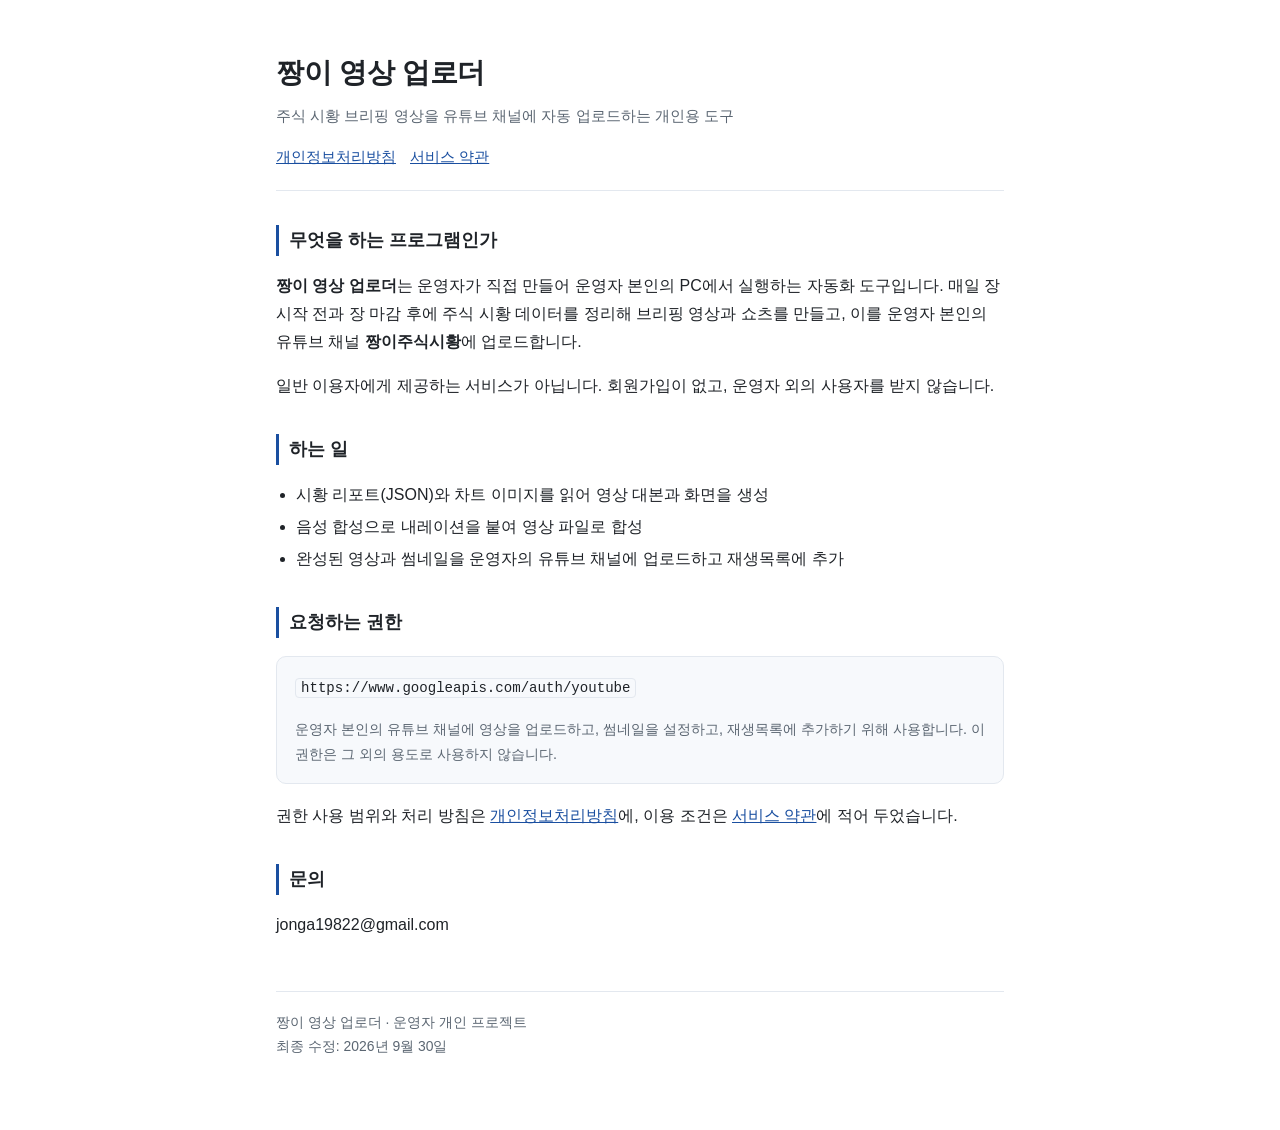
<file: index.html>
<!doctype html>
<html lang="ko">
<head>
<meta charset="utf-8">
<meta name="viewport" content="width=device-width, initial-scale=1">
<title>짱이 영상 업로더</title>
<meta name="description" content="짱이 영상 업로더 - 짱이주식시황 채널의 시황 브리핑 영상을 자동으로 업로드하는 개인용 도구입니다.">
<link rel="stylesheet" href="style.css">
</head>
<body>
<div class="wrap">

<header>
  <h1>짱이 영상 업로더</h1>
  <p class="sub">주식 시황 브리핑 영상을 유튜브 채널에 자동 업로드하는 개인용 도구</p>
  <nav>
    <a href="privacy.html">개인정보처리방침</a>
    <a href="terms.html">서비스 약관</a>
  </nav>
</header>

<h2>무엇을 하는 프로그램인가</h2>
<p>
  <strong>짱이 영상 업로더</strong>는 운영자가 직접 만들어 운영자 본인의 PC에서 실행하는 자동화 도구입니다.
  매일 장 시작 전과 장 마감 후에 주식 시황 데이터를 정리해 브리핑 영상과 쇼츠를 만들고,
  이를 운영자 본인의 유튜브 채널 <strong>짱이주식시황</strong>에 업로드합니다.
</p>
<p>
  일반 이용자에게 제공하는 서비스가 아닙니다. 회원가입이 없고, 운영자 외의 사용자를 받지 않습니다.
</p>

<h2>하는 일</h2>
<ul>
  <li>시황 리포트(JSON)와 차트 이미지를 읽어 영상 대본과 화면을 생성</li>
  <li>음성 합성으로 내레이션을 붙여 영상 파일로 합성</li>
  <li>완성된 영상과 썸네일을 운영자의 유튜브 채널에 업로드하고 재생목록에 추가</li>
</ul>

<h2>요청하는 권한</h2>
<div class="card">
  <p><code>https://www.googleapis.com/auth/youtube</code></p>
  <p class="meta">
    운영자 본인의 유튜브 채널에 영상을 업로드하고, 썸네일을 설정하고, 재생목록에 추가하기 위해 사용합니다.
    이 권한은 그 외의 용도로 사용하지 않습니다.
  </p>
</div>
<p>
  권한 사용 범위와 처리 방침은 <a href="privacy.html">개인정보처리방침</a>에, 이용 조건은
  <a href="terms.html">서비스 약관</a>에 적어 두었습니다.
</p>

<h2>문의</h2>
<p>jonga19822@gmail.com</p>

<footer>
  짱이 영상 업로더 · 운영자 개인 프로젝트<br>
  최종 수정: 2026년 9월 30일
</footer>

</div>
</body>
</html>
</file>
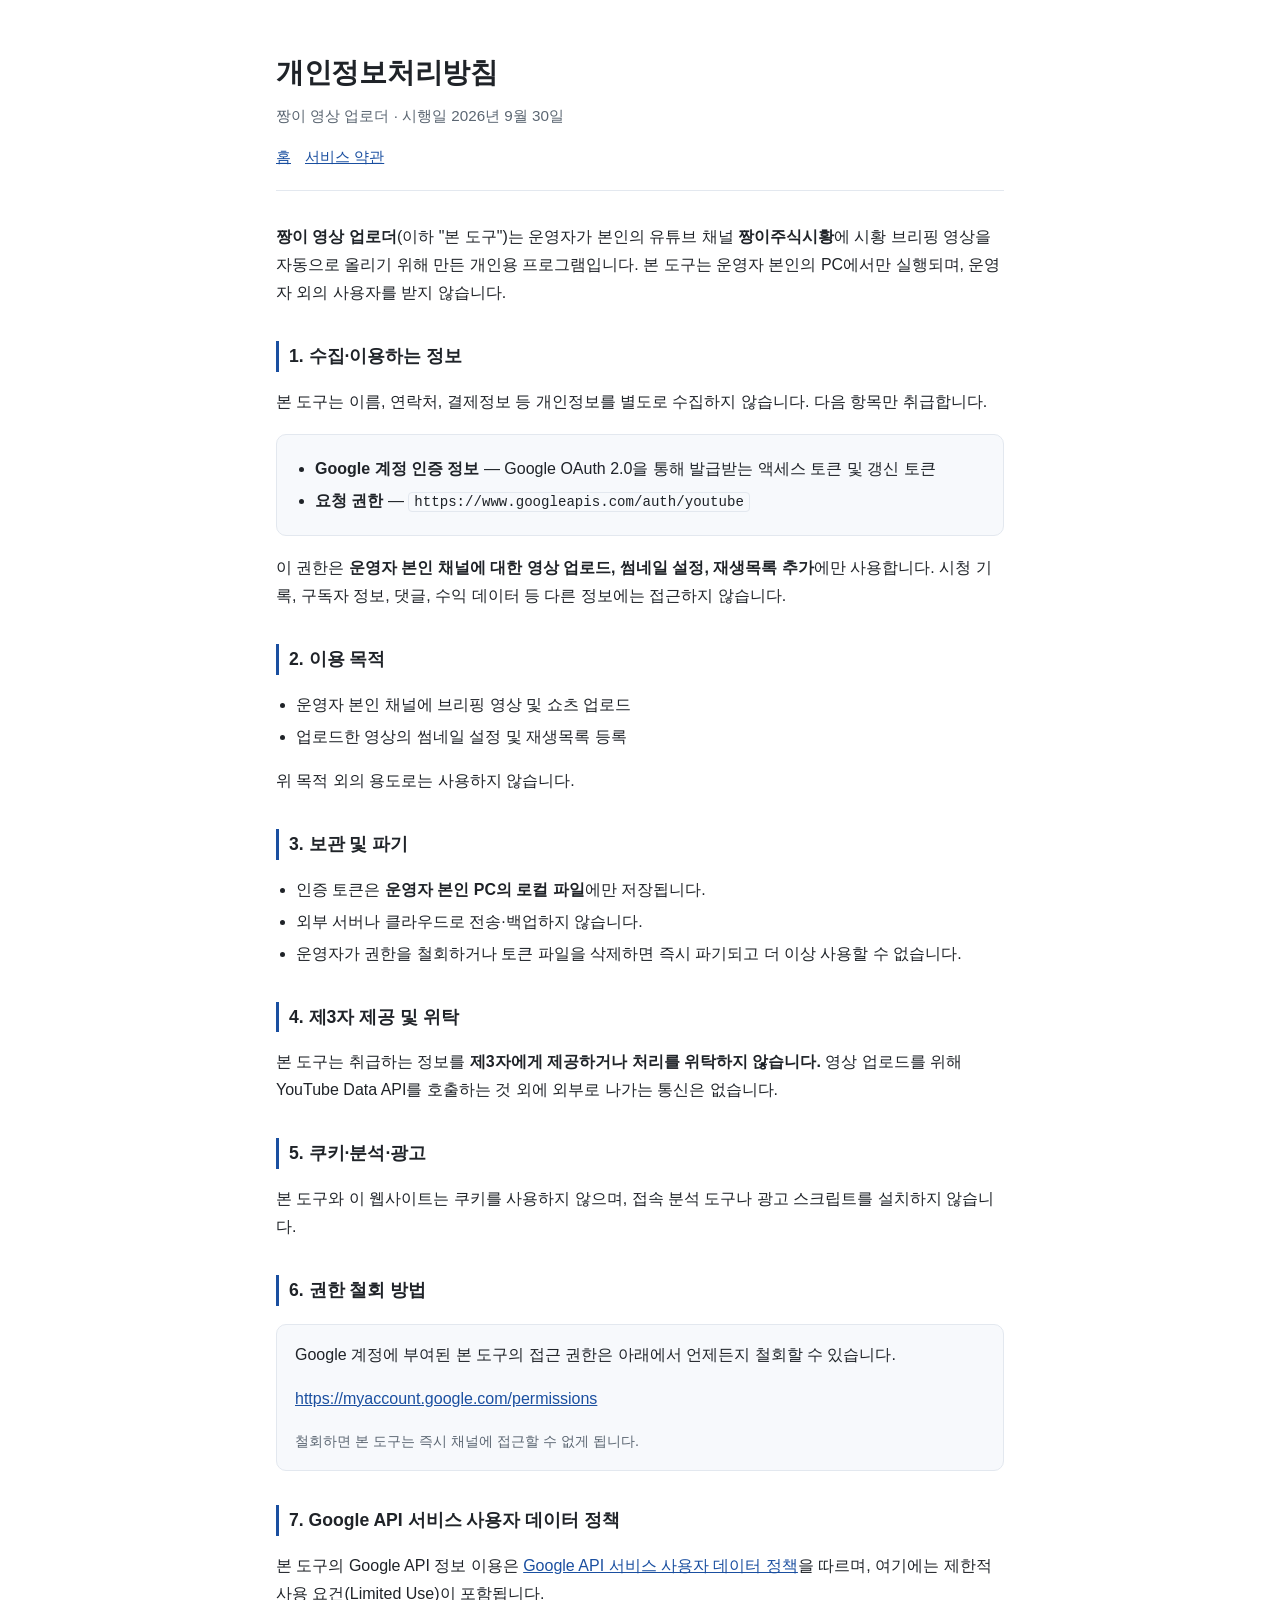
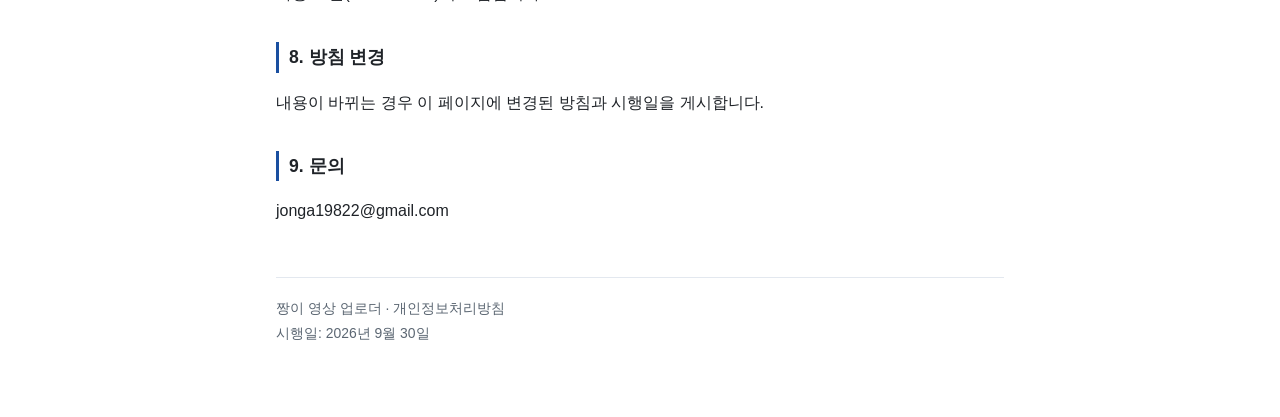
<file: privacy.html>
<!doctype html>
<html lang="ko">
<head>
<meta charset="utf-8">
<meta name="viewport" content="width=device-width, initial-scale=1">
<title>개인정보처리방침 · 짱이 영상 업로더</title>
<meta name="description" content="짱이 영상 업로더의 개인정보처리방침">
<link rel="stylesheet" href="style.css">
</head>
<body>
<div class="wrap">

<header>
  <h1>개인정보처리방침</h1>
  <p class="sub">짱이 영상 업로더 · 시행일 2026년 9월 30일</p>
  <nav>
    <a href="index.html">홈</a>
    <a href="terms.html">서비스 약관</a>
  </nav>
</header>

<p>
  <strong>짱이 영상 업로더</strong>(이하 "본 도구")는 운영자가 본인의 유튜브 채널
  <strong>짱이주식시황</strong>에 시황 브리핑 영상을 자동으로 올리기 위해 만든 개인용 프로그램입니다.
  본 도구는 운영자 본인의 PC에서만 실행되며, 운영자 외의 사용자를 받지 않습니다.
</p>

<h2>1. 수집·이용하는 정보</h2>
<p>본 도구는 이름, 연락처, 결제정보 등 개인정보를 별도로 수집하지 않습니다. 다음 항목만 취급합니다.</p>
<div class="card">
  <ul>
    <li><strong>Google 계정 인증 정보</strong> — Google OAuth 2.0을 통해 발급받는 액세스 토큰 및 갱신 토큰</li>
    <li><strong>요청 권한</strong> — <code>https://www.googleapis.com/auth/youtube</code></li>
  </ul>
</div>
<p>
  이 권한은 <strong>운영자 본인 채널에 대한 영상 업로드, 썸네일 설정, 재생목록 추가</strong>에만 사용합니다.
  시청 기록, 구독자 정보, 댓글, 수익 데이터 등 다른 정보에는 접근하지 않습니다.
</p>

<h2>2. 이용 목적</h2>
<ul>
  <li>운영자 본인 채널에 브리핑 영상 및 쇼츠 업로드</li>
  <li>업로드한 영상의 썸네일 설정 및 재생목록 등록</li>
</ul>
<p>위 목적 외의 용도로는 사용하지 않습니다.</p>

<h2>3. 보관 및 파기</h2>
<ul>
  <li>인증 토큰은 <strong>운영자 본인 PC의 로컬 파일</strong>에만 저장됩니다.</li>
  <li>외부 서버나 클라우드로 전송·백업하지 않습니다.</li>
  <li>운영자가 권한을 철회하거나 토큰 파일을 삭제하면 즉시 파기되고 더 이상 사용할 수 없습니다.</li>
</ul>

<h2>4. 제3자 제공 및 위탁</h2>
<p>
  본 도구는 취급하는 정보를 <strong>제3자에게 제공하거나 처리를 위탁하지 않습니다.</strong>
  영상 업로드를 위해 YouTube Data API를 호출하는 것 외에 외부로 나가는 통신은 없습니다.
</p>

<h2>5. 쿠키·분석·광고</h2>
<p>
  본 도구와 이 웹사이트는 쿠키를 사용하지 않으며, 접속 분석 도구나 광고 스크립트를 설치하지 않습니다.
</p>

<h2>6. 권한 철회 방법</h2>
<div class="card">
  <p>
    Google 계정에 부여된 본 도구의 접근 권한은 아래에서 언제든지 철회할 수 있습니다.
  </p>
  <p><a href="https://myaccount.google.com/permissions" target="_blank" rel="noopener">https://myaccount.google.com/permissions</a></p>
  <p class="meta">철회하면 본 도구는 즉시 채널에 접근할 수 없게 됩니다.</p>
</div>

<h2>7. Google API 서비스 사용자 데이터 정책</h2>
<p>
  본 도구의 Google API 정보 이용은
  <a href="https://developers.google.com/terms/api-services-user-data-policy" target="_blank" rel="noopener">Google API 서비스 사용자 데이터 정책</a>을
  따르며, 여기에는 제한적 사용 요건(Limited Use)이 포함됩니다.
</p>

<h2>8. 방침 변경</h2>
<p>
  내용이 바뀌는 경우 이 페이지에 변경된 방침과 시행일을 게시합니다.
</p>

<h2>9. 문의</h2>
<p>jonga19822@gmail.com</p>

<footer>
  짱이 영상 업로더 · 개인정보처리방침<br>
  시행일: 2026년 9월 30일
</footer>

</div>
</body>
</html>
</file>
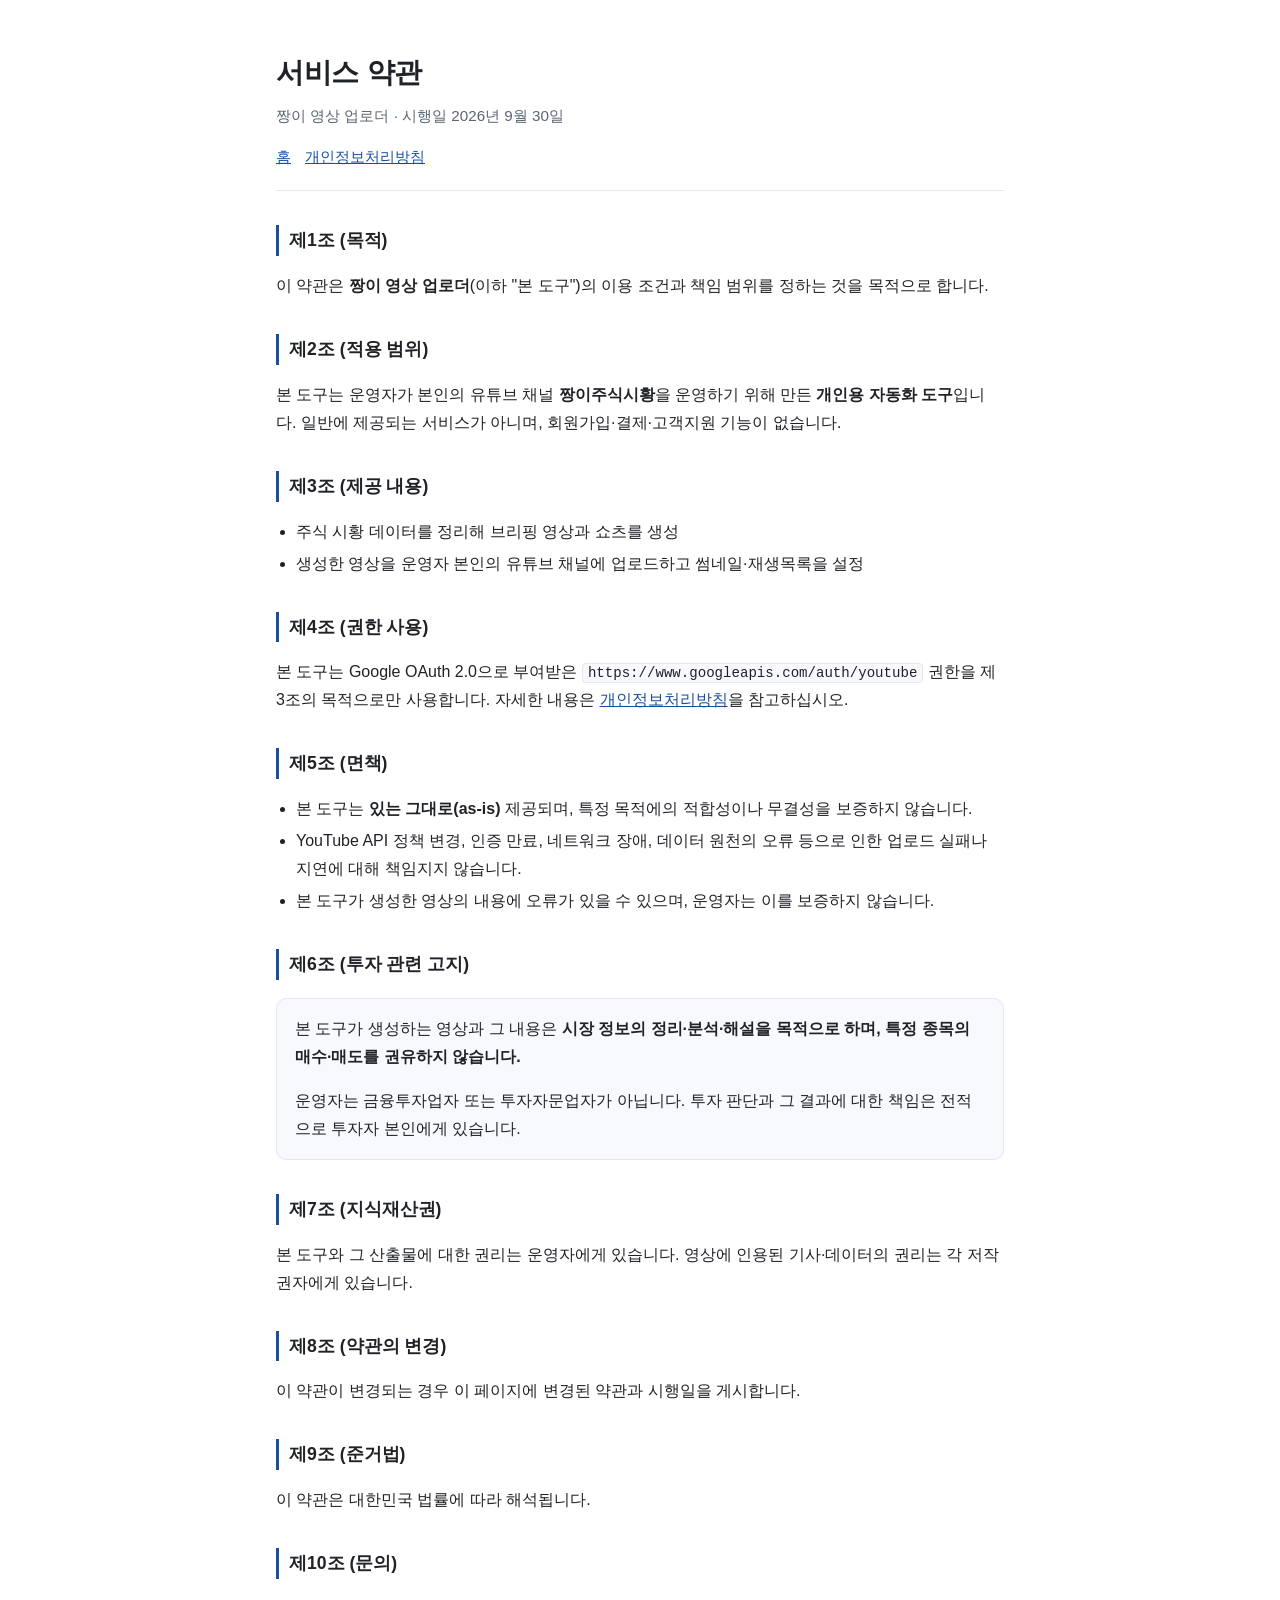
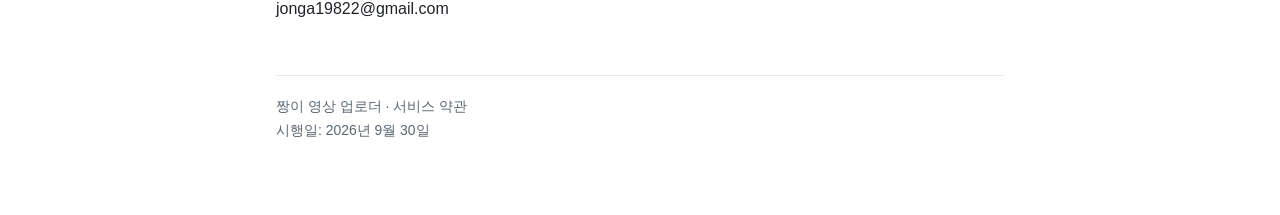
<file: terms.html>
<!doctype html>
<html lang="ko">
<head>
<meta charset="utf-8">
<meta name="viewport" content="width=device-width, initial-scale=1">
<title>서비스 약관 · 짱이 영상 업로더</title>
<meta name="description" content="짱이 영상 업로더의 서비스 약관">
<link rel="stylesheet" href="style.css">
</head>
<body>
<div class="wrap">

<header>
  <h1>서비스 약관</h1>
  <p class="sub">짱이 영상 업로더 · 시행일 2026년 9월 30일</p>
  <nav>
    <a href="index.html">홈</a>
    <a href="privacy.html">개인정보처리방침</a>
  </nav>
</header>

<h2>제1조 (목적)</h2>
<p>
  이 약관은 <strong>짱이 영상 업로더</strong>(이하 "본 도구")의 이용 조건과 책임 범위를 정하는 것을 목적으로 합니다.
</p>

<h2>제2조 (적용 범위)</h2>
<p>
  본 도구는 운영자가 본인의 유튜브 채널 <strong>짱이주식시황</strong>을 운영하기 위해 만든
  <strong>개인용 자동화 도구</strong>입니다. 일반에 제공되는 서비스가 아니며, 회원가입·결제·고객지원 기능이 없습니다.
</p>

<h2>제3조 (제공 내용)</h2>
<ul>
  <li>주식 시황 데이터를 정리해 브리핑 영상과 쇼츠를 생성</li>
  <li>생성한 영상을 운영자 본인의 유튜브 채널에 업로드하고 썸네일·재생목록을 설정</li>
</ul>

<h2>제4조 (권한 사용)</h2>
<p>
  본 도구는 Google OAuth 2.0으로 부여받은 <code>https://www.googleapis.com/auth/youtube</code> 권한을
  제3조의 목적으로만 사용합니다. 자세한 내용은 <a href="privacy.html">개인정보처리방침</a>을 참고하십시오.
</p>

<h2>제5조 (면책)</h2>
<ul>
  <li>본 도구는 <strong>있는 그대로(as-is)</strong> 제공되며, 특정 목적에의 적합성이나 무결성을 보증하지 않습니다.</li>
  <li>YouTube API 정책 변경, 인증 만료, 네트워크 장애, 데이터 원천의 오류 등으로 인한 업로드 실패나 지연에 대해 책임지지 않습니다.</li>
  <li>본 도구가 생성한 영상의 내용에 오류가 있을 수 있으며, 운영자는 이를 보증하지 않습니다.</li>
</ul>

<h2>제6조 (투자 관련 고지)</h2>
<div class="card">
  <p>
    본 도구가 생성하는 영상과 그 내용은 <strong>시장 정보의 정리·분석·해설을 목적으로 하며,
    특정 종목의 매수·매도를 권유하지 않습니다.</strong>
  </p>
  <p>
    운영자는 금융투자업자 또는 투자자문업자가 아닙니다. 투자 판단과 그 결과에 대한 책임은
    전적으로 투자자 본인에게 있습니다.
  </p>
</div>

<h2>제7조 (지식재산권)</h2>
<p>
  본 도구와 그 산출물에 대한 권리는 운영자에게 있습니다. 영상에 인용된 기사·데이터의 권리는
  각 저작권자에게 있습니다.
</p>

<h2>제8조 (약관의 변경)</h2>
<p>
  이 약관이 변경되는 경우 이 페이지에 변경된 약관과 시행일을 게시합니다.
</p>

<h2>제9조 (준거법)</h2>
<p>
  이 약관은 대한민국 법률에 따라 해석됩니다.
</p>

<h2>제10조 (문의)</h2>
<p>jonga19822@gmail.com</p>

<footer>
  짱이 영상 업로더 · 서비스 약관<br>
  시행일: 2026년 9월 30일
</footer>

</div>
</body>
</html>
</file>
<file: style.css>
:root{--bg:#ffffff;--fg:#1f2328;--muted:#5b6672;--line:#e3e8ef;--accent:#1a4fa0;--card:#f7f9fc}
@media (prefers-color-scheme:dark){:root{--bg:#14181d;--fg:#e6eaf0;--muted:#9aa7b4;--line:#2a323c;--accent:#7aa7ef;--card:#1b2128}}
*{box-sizing:border-box}
body{margin:0;background:var(--bg);color:var(--fg);
  font-family:-apple-system,BlinkMacSystemFont,"Segoe UI","Noto Sans KR","Malgun Gothic",sans-serif;
  line-height:1.75;font-size:16px}
.wrap{max-width:760px;margin:0 auto;padding:48px 16px 72px}
header{border-bottom:1px solid var(--line);padding-bottom:20px;margin-bottom:32px}
h1{font-size:1.75rem;margin:0 0 6px;letter-spacing:-.01em}
.sub{color:var(--muted);margin:0;font-size:.95rem}
h2{font-size:1.1rem;margin:34px 0 10px;padding-left:10px;border-left:3px solid var(--accent)}
p,li{color:var(--fg)}
ul{padding-left:20px}
li{margin:4px 0}
a{color:var(--accent)}
.card{background:var(--card);border:1px solid var(--line);border-radius:10px;padding:16px 18px;margin:18px 0}
.card p:first-child,.card ul:first-child{margin-top:0}
.card p:last-child,.card ul:last-child{margin-bottom:0}
code{background:var(--card);border:1px solid var(--line);border-radius:4px;padding:1px 5px;font-size:.88em;word-break:break-all}
nav{display:flex;flex-wrap:wrap;gap:14px;margin-top:14px;font-size:.95rem}
footer{margin-top:52px;padding-top:18px;border-top:1px solid var(--line);color:var(--muted);font-size:.87rem}
.meta{color:var(--muted);font-size:.9rem}
</file>
